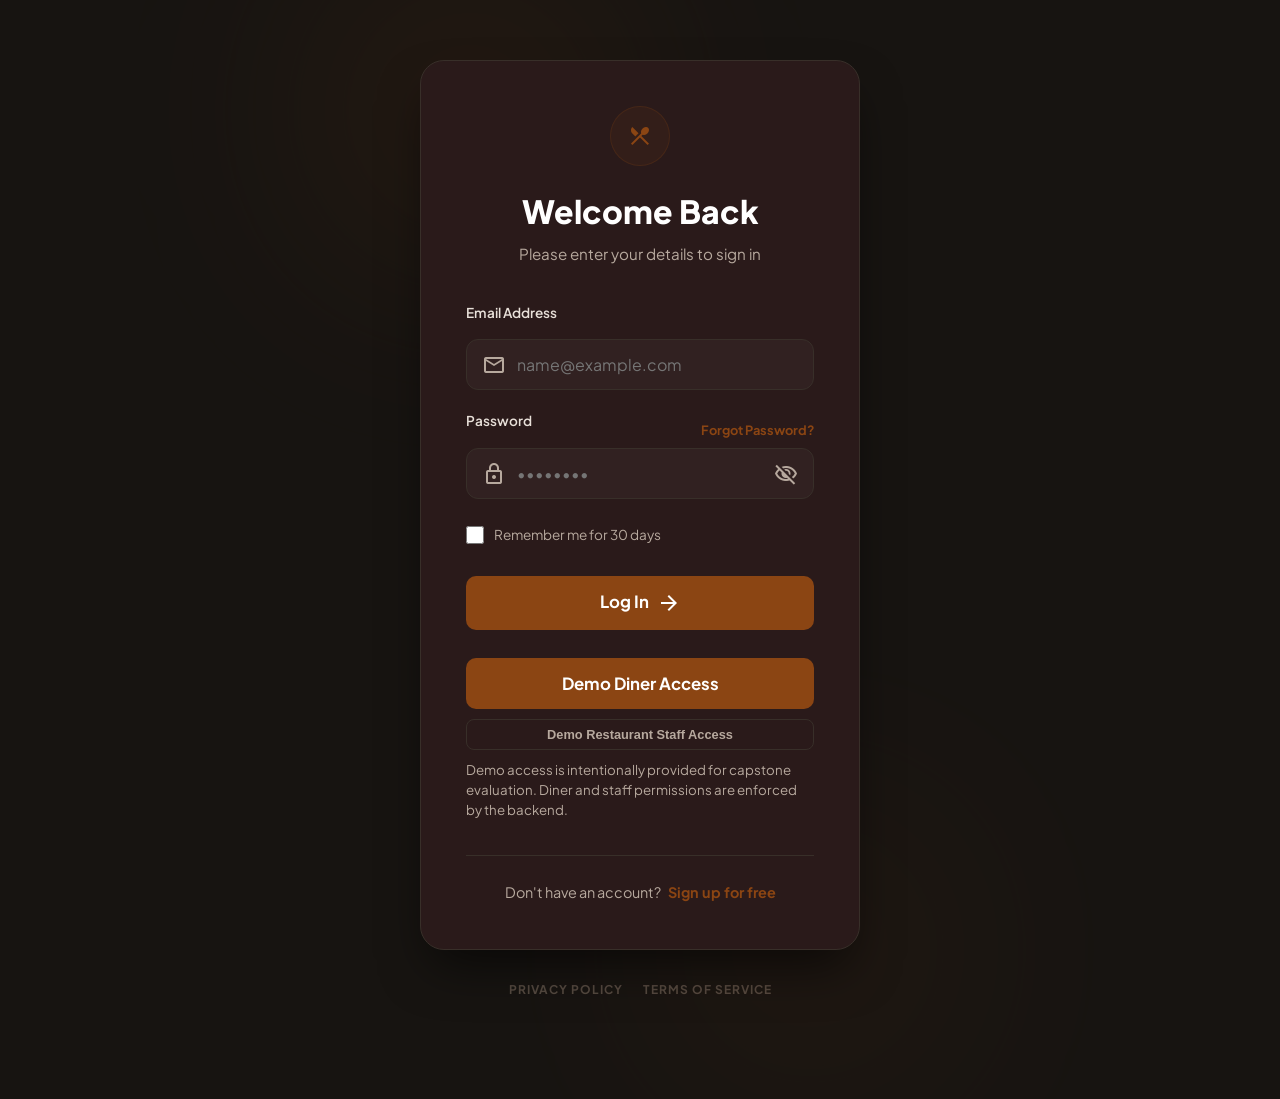
<file: app/views/login.html>
<!DOCTYPE html>
<html lang="en">
<head>
    <meta charset="utf-8"/>
    <meta name="viewport" content="width=device-width, initial-scale=1.0"/>
    <title>GlobalBites - Login</title>
    <link href="https://fonts.googleapis.com/css2?family=Plus+Jakarta+Sans:wght@400;500;700;800&display=swap" rel="stylesheet"/>
    <link href="https://fonts.googleapis.com/css2?family=Material+Symbols+Outlined:wght,FILL@100..700,0..1&display=swap" rel="stylesheet"/>
    <link rel="stylesheet" href="../static/css/style.css">
</head>
<body class="login-body">
    <div class="login-wrapper">
        <div class="glow glow-top"></div>
        <div class="glow glow-bottom"></div>

        <div class="login-card">
            <div class="login-header">
                <div class="icon-circle ghost"><span class="material-symbols-outlined">restaurant_menu</span></div>
                <h1>Welcome Back</h1>
                <p>Please enter your details to sign in</p>
            </div>

            <!-- Error/Success Message -->
            <div id="message" style="display: none; padding: 12px; border-radius: 8px; margin-bottom: 20px; font-size: 14px;"></div>

            <form class="login-form" id="login-form">
                <div class="input-group">
                    <label for="email">Email Address</label>
                    <div class="input-wrapper">
                        <span class="material-symbols-outlined icon">mail</span>
                        <input type="email" id="email" name="email" placeholder="name@example.com" required>
                    </div>
                </div>

                <div class="input-group">
                    <div class="flex-between">
                        <label for="password">Password</label>
                        <a href="#" class="forgot-link">Forgot Password?</a>
                    </div>
                    <div class="input-wrapper">
                        <span class="material-symbols-outlined icon">lock</span>
                        <input type="password" id="password" name="password" placeholder="••••••••" required>
                        <span class="material-symbols-outlined icon-right" id="toggle-password">visibility_off</span>
                    </div>
                </div>

                <div class="remember-group">
                    <input type="checkbox" id="remember" name="remember">
                    <label for="remember">Remember me for 30 days</label>
                </div>

                <button type="submit" class="btn-primary full-width" id="login-btn">
                    Log In <span class="material-symbols-outlined">arrow_forward</span>
                </button>
            </form>

            <div style="margin-top: 18px; display: grid; gap: 10px;">
                <button type="button" class="btn-primary full-width" onclick="demoLogin('DINER')">Demo Diner Access</button>
                <button type="button" class="btn-outline full-width" onclick="demoLogin('STAFF')">Demo Restaurant Staff Access</button>
                <small style="color: var(--text-muted); line-height: 1.5;">Demo access is intentionally provided for capstone evaluation. Diner and staff permissions are enforced by the backend.</small>
            </div>
            <div class="login-footer">
                <p>Don't have an account? <a href="/signup">Sign up for free</a></p>
            </div>
        </div>

        <div class="legal-links">
            <a href="#">Privacy Policy</a>
            <a href="#">Terms of Service</a>
        </div>
    </div>

    <script>
        const toggleBtn = document.getElementById('toggle-password');
        const passwordInput = document.getElementById('password');
        const loginForm = document.getElementById('login-form');
        const messageDiv = document.getElementById('message');
        const loginBtn = document.getElementById('login-btn');

        toggleBtn.addEventListener('click', function () {
            const isHidden = passwordInput.type === 'password';
            passwordInput.type = isHidden ? 'text' : 'password';
            this.textContent = isHidden ? 'visibility' : 'visibility_off';
        });

        function showMessage(message, isError = false) {
            messageDiv.textContent = message;
            messageDiv.style.display = 'block';
            messageDiv.style.backgroundColor = isError ? '#ff4444' : '#4CAF50';
            messageDiv.style.color = 'white';
        }

        async function loginWithPayload(payload) {
            loginBtn.disabled = true;
            try {
                const response = await fetch('/api/login', {
                    method: 'POST',
                    credentials: 'same-origin',
                    headers: { 'Content-Type': 'application/json' },
                    body: JSON.stringify(payload),
                });
                const data = await response.json();
                if (!response.ok) throw new Error(data.message || 'Login failed.');
                showMessage('Login successful.');
                const next = new URLSearchParams(window.location.search).get('next');
                setTimeout(() => { window.location.href = next && next.startsWith('/') ? next : '/'; }, 400);
            } catch (error) {
                showMessage(error.message, true);
            } finally {
                loginBtn.disabled = false;
            }
        }

        loginForm.addEventListener('submit', function (event) {
            event.preventDefault();
            loginWithPayload({
                email: document.getElementById('email').value,
                password: document.getElementById('password').value,
                remember: document.getElementById('remember').checked,
            });
        });

        async function demoLogin(role) {
            try {
                const response = await fetch('/api/demo-login', {
                    method: 'POST',
                    credentials: 'same-origin',
                    headers: { 'Content-Type': 'application/json' },
                    body: JSON.stringify({ role }),
                });
                const data = await response.json();
                if (!response.ok) throw new Error(data.message || 'Demo login failed.');
                const next = role === 'STAFF' ? '/reservations' : '/restaurant-listing';
                window.location.href = next;
            } catch (error) {
                showMessage(error.message, true);
            }
        }
    </script>
</body>
</html>
</file>
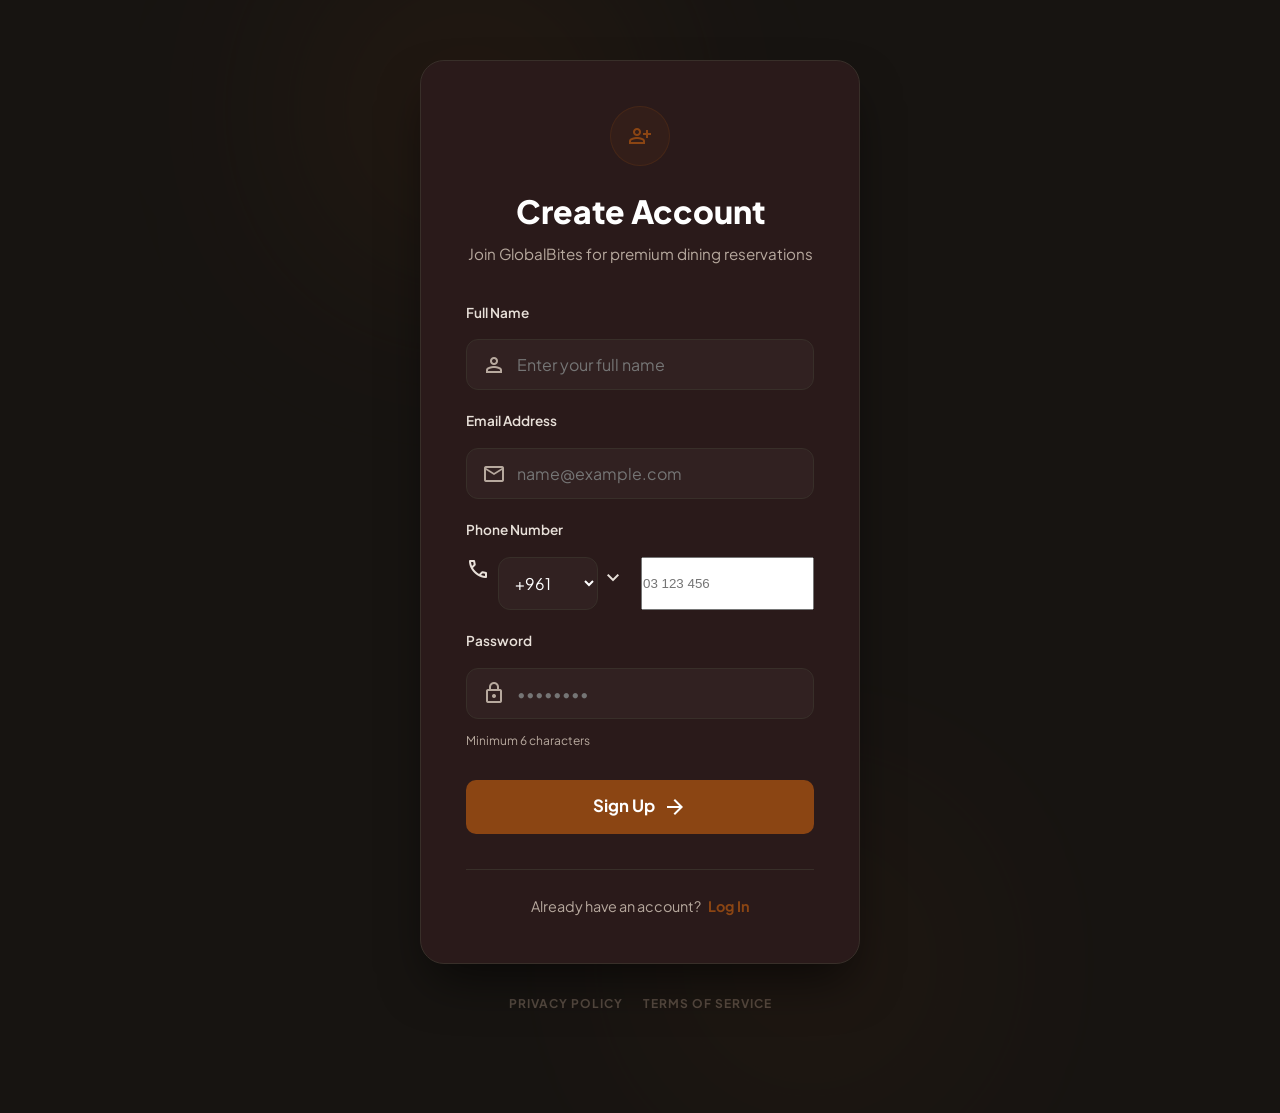
<file: app/views/signup.html>
<!DOCTYPE html>
<html lang="en">
<head>
    <meta charset="utf-8"/>
    <meta name="viewport" content="width=device-width, initial-scale=1.0"/>
    <title>GlobalBites - Sign Up</title>
    <link href="https://fonts.googleapis.com/css2?family=Plus+Jakarta+Sans:wght@400;500;700;800&display=swap" rel="stylesheet"/>
    <link href="https://fonts.googleapis.com/css2?family=Material+Symbols+Outlined:wght,FILL@100..700,0..1&display=swap" rel="stylesheet"/>
    <link rel="stylesheet" href="../static/css/style.css">
</head>
<body class="login-body">
    <div class="login-wrapper">
        <div class="glow glow-top"></div>
        <div class="glow glow-bottom"></div>

        <div class="login-card">
            <div class="login-header">
                <div class="icon-circle ghost"><span class="material-symbols-outlined">person_add</span></div>
                <h1>Create Account</h1>
                <p>Join GlobalBites for premium dining reservations</p>
            </div>

            <!-- Error/Success Message -->
            <div id="message" style="display: none; padding: 12px; border-radius: 8px; margin-bottom: 20px; font-size: 14px;"></div>

            <form class="login-form" id="signup-form">
                <div class="input-group">
                    <label for="full-name">Full Name</label>
                    <div class="input-wrapper">
                        <span class="material-symbols-outlined icon">person</span>
                        <input type="text" id="full-name" name="full_name" placeholder="Enter your full name" required>
                    </div>
                </div>

                <div class="input-group">
                    <label for="email">Email Address</label>
                    <div class="input-wrapper">
                        <span class="material-symbols-outlined icon">mail</span>
                        <input type="email" id="email" name="email" placeholder="name@example.com" required>
                    </div>
                </div>

                <div class="input-group">
                    <label for="phone">Phone Number</label>
                    <div class="phone-input-wrapper">
                        <span class="material-symbols-outlined icon">call</span>
                        <div class="country-select-container">
                            <select class="country-select" name="country_code" id="country-code" aria-label="Country code">
                                <option value="+961">+961</option>
                                <option value="+1">+1</option>
                                <option value="+44">+44</option>
                                <option value="+20">+20</option>
                                <option value="+33">+33</option>
                                <option value="+49">+49</option>
                                <option value="+91">+91</option>
                                <option value="+966">+966</option>
                                <option value="+971">+971</option>
                                <option value="+90">+90</option>
                            </select>
                            <span class="material-symbols-outlined select-icon">expand_more</span>
                        </div>
                        <div class="divider-line"></div>
                        <input type="tel" id="phone" name="phone" placeholder="03 123 456" required>
                    </div>
                </div>

                <div class="input-group">
                    <label for="password">Password</label>
                    <div class="input-wrapper">
                        <span class="material-symbols-outlined icon">lock</span>
                        <input type="password" id="password" name="password" placeholder="••••••••" required minlength="6">
                    </div>
                    <small style="color: var(--text-muted); font-size: 12px; margin-top: 4px; display: block;">Minimum 6 characters</small>
                </div>

                <button type="submit" class="btn-primary full-width" id="signup-btn">
                    Sign Up <span class="material-symbols-outlined">arrow_forward</span>
                </button>
            </form>

            <div class="login-footer">
                <p>Already have an account? <a href="/login">Log In</a></p>
            </div>
        </div>

        <div class="legal-links">
            <a href="#">Privacy Policy</a>
            <a href="#">Terms of Service</a>
        </div>
    </div>

    <script>
        const signupForm = document.getElementById('signup-form');
        const messageDiv = document.getElementById('message');
        const signupBtn = document.getElementById('signup-btn');

        function showMessage(message, isError = false) {
            messageDiv.textContent = message;
            messageDiv.style.display = 'block';
            messageDiv.style.backgroundColor = isError ? '#ff4444' : '#4CAF50';
            messageDiv.style.color = 'white';
        }

        signupForm.addEventListener('submit', async function(event) {
            event.preventDefault();
            signupBtn.disabled = true;
            const payload = {
                full_name: document.getElementById('full-name').value,
                email: document.getElementById('email').value,
                phone: document.getElementById('phone').value,
                country_code: document.getElementById('country-code').value,
                password: document.getElementById('password').value,
            };
            try {
                const response = await fetch('/api/signup', {
                    method: 'POST',
                    credentials: 'same-origin',
                    headers: { 'Content-Type': 'application/json' },
                    body: JSON.stringify(payload),
                });
                const data = await response.json();
                if (!response.ok) throw new Error(data.message || 'Account creation failed.');
                showMessage('Account created successfully.');
                setTimeout(() => { window.location.href = '/restaurant-listing'; }, 400);
            } catch (error) {
                showMessage(error.message, true);
            } finally {
                signupBtn.disabled = false;
            }
        });
    </script>
</body>
</html>
</file>
<file: app/static/css/style.css>
/* GlobalBites Complete CSS - ALL PAGES */
:root {
    --primary: #8b4513;
    --primary-hover: #a05a2c;
    --bg-dark: #171411;
    --card-bg: #2a1a1a;
    --border-color: #382f29;
    --text-light: #e8e0d9;
    --text-muted: #b7a99e;
    --font-main: 'Plus Jakarta Sans', sans-serif;
}

* { margin: 0; padding: 0; box-sizing: border-box; }
body { font-family: var(--font-main); background-color: var(--bg-dark); color: var(--text-light); line-height: 1.6; }

.container {
    max-width: 1200px;
    margin: 0 auto;
    padding: 0 20px;
    width: 100%;
}

/* NAVBAR */
.navbar {
    height: 80px;
    background: rgba(23, 20, 17, 0.98);
    border-bottom: 1px solid var(--border-color);
    display: flex;
    align-items: center;
    position: sticky;
    top: 0;
    z-index: 1000;
}

.navbar-content {
    display: flex;
    justify-content: space-between;
    align-items: center;
    width: 100%;
    max-width: 1200px;
    margin: 0 auto;
}

.nav-buttons {
    display: flex;
    align-items: center;
    gap: 16px;
}

.btn-text {
    color: var(--text-light);
    text-decoration: none;
    font-size: 14px;
    font-weight: 600;
    padding: 8px 16px;
    border-radius: 8px;
    transition: all 0.2s ease;
}

.btn-text:hover {
    color: var(--primary);
    background: rgba(139, 69, 19, 0.1);
}

.nav-grid {
    display: grid;
    grid-template-columns: 1fr 2fr 1fr;
    align-items: center;
    width: 100%;
}
.logo { display: flex; align-items: center; gap: 10px; font-weight: 800; }
.logo-icon { background: var(--primary); padding: 5px; border-radius: 6px; font-size: 1.2rem; }
.nav-links { display: flex; gap: 30px; justify-content: center; }
.nav-links a { color: var(--text-light); text-decoration: none; font-size: 0.9rem; font-weight: 500; display: flex; align-items: center; gap: 5px; transition: 0.2s; }
.nav-links a:hover { color: var(--primary); }
.nav-actions { display: flex; align-items: center; gap: 20px; justify-content: flex-end; }
.login-link { text-decoration: none; color: var(--text-light); font-weight: 600; font-size: 0.9rem; transition: 0.3s; }
.login-link:hover { color: var(--primary); }

/* REGION DROPDOWN */
.region-nav { position: relative; }
.dropdown-menu {
    display: none;
    position: absolute;
    top: calc(100% + 15px);
    left: 50%;
    transform: translateX(-50%);
    background: var(--card-bg);
    border: 1px solid var(--border-color);
    border-radius: 14px;
    padding: 8px;
    min-width: 180px;
    box-shadow: 0 20px 40px rgba(0,0,0,0.4);
    z-index: 999;
}
.dropdown-menu.open { display: block; }
.dropdown-item {
    display: flex;
    align-items: center;
    gap: 10px;
    padding: 10px 14px;
    border-radius: 8px;
    color: var(--text-muted);
    text-decoration: none;
    font-size: 0.9rem;
    font-weight: 500;
    transition: 0.2s;
    cursor: pointer;
}
.dropdown-item:hover {
    background: rgba(139, 69, 19, 0.1);
    color: var(--text-light);
}
.dropdown-item.active {
    background: rgba(139, 69, 19, 0.15);
    color: var(--primary);
    font-weight: 700;
}
.region-nav .expand-icon {
    transition: transform 0.3s;
    font-size: 1.1rem;
}
.region-nav.open .expand-icon { transform: rotate(180deg); }

/* HERO CAROUSEL */
.hero-carousel { position: relative; width: 100%; }
.carousel-hero-img {
    width: 100%;
    height: 100%;
    min-height: 460px;
    object-fit: cover;
    object-position: center;
    display: block;
    filter: brightness(0.55);
    position: absolute;
    top: 0;
    left: 0;
}
.hero-carousel .carousel-item {
    min-height: 460px;
}
.carousel-overlay {
    position: absolute;
    inset: 0;
    background: linear-gradient(
        to bottom,
        rgba(23, 20, 17, 0.15) 0%,
        rgba(23, 20, 17, 0.55) 60%,
        rgba(23, 20, 17, 0.85) 100%
    );
    pointer-events: none;
}
.hero-content-overlay {
    position: absolute;
    inset: 0;
    display: flex;
    align-items: center;
    justify-content: center;
    z-index: 10;
    pointer-events: none;
}
.hero-content-overlay .container,
.hero-content-overlay * { pointer-events: auto; }
.hero-stack { display: flex; flex-direction: column; align-items: center; width: 100%; text-align: center; }
.hero-stack h1 { font-size: 3.5rem; font-weight: 800; margin-bottom: 15px; line-height: 1.1; text-shadow: 0 2px 20px rgba(0,0,0,0.5); }
.hero-stack p { color: var(--text-muted); max-width: 600px; margin-bottom: 40px; font-size: 1.1rem; }

.search-container { width: 100%; max-width: 700px; }
.search-bar { display: flex; align-items: center; background: rgba(42,26,26,0.8); padding: 8px; border-radius: 12px; border: 1px solid #4a3b32; box-shadow: 0 20px 40px rgba(0,0,0,0.3); }
.search-bar input { flex: 1; background: transparent; border: none; color: white; padding: 0 15px; outline: none; font-size: 1rem; font-family: inherit; }
.search-icon { color: var(--text-muted); padding-left: 12px; flex-shrink: 0; }
.search-btn { margin-left: 8px; }
.filter-pills { display: flex; gap: 15px; margin-top: 30px; justify-content: center; }
.pill { background: rgba(255,255,255,0.05); padding: 8px 18px; border-radius: 20px; border: 1px solid var(--border-color); font-size: 0.85rem; display: flex; align-items: center; gap: 8px; cursor: pointer; transition: 0.3s; }
.pill:hover { border-color: var(--primary); background: rgba(139, 69, 19, 0.1); }

/* RESERVATIONS */
.reservation-list { display: flex; flex-direction: column; gap: 15px; margin-top: 25px; }
.res-card { background: var(--card-bg); border: 1px solid var(--border-color); border-radius: 15px; padding: 20px; display: flex; align-items: center; gap: 20px; transition: 0.3s; }
.res-card:hover { border-color: #52463d; transform: translateX(5px); }
.res-img-thumb { width: 100px; height: 70px; border-radius: 10px; overflow: hidden; border: 1px solid var(--border-color); flex-shrink: 0; }
.res-img-thumb img { width: 100%; height: 100%; object-fit: cover; }
.res-body { flex: 1; }
.res-body h3 { margin-bottom: 5px; font-size: 1.2rem; }
.res-meta { color: var(--text-muted); font-size: 0.85rem; display: flex; align-items: center; gap: 5px; }
.res-status { padding: 5px 12px; border-radius: 6px; font-size: 0.75rem; font-weight: 800; text-transform: uppercase; letter-spacing: 0.5px; white-space: nowrap; }
.res-status.confirmed { background: rgba(34, 197, 94, 0.1); color: #22c55e; }
.res-status.pending { background: rgba(234, 179, 8, 0.1); color: #eab308; }

/* CUISINE GRID */
.cuisine-grid { display: grid; grid-template-columns: repeat(5, 1fr); gap: 15px; margin-top: 25px; }
.cuisine-card { aspect-ratio: 1/1; border-radius: 15px; overflow: hidden; position: relative; border: 1px solid var(--border-color); cursor: pointer; }
.cuisine-card > img { width: 100%; height: 100%; object-fit: cover; transition: 0.6s ease; }
.cuisine-card:hover img { transform: scale(1.1); }
.cuisine-overlay { position: absolute; inset: 0; background: linear-gradient(to top, rgba(0,0,0,0.7) 0%, transparent 60%); display: flex; align-items: flex-end; padding: 15px; font-weight: 700; font-size: 1.1rem; }
.cuisine-label { display: flex; align-items: center; gap: 8px; }
.cuisine-flag { width: 24px; height: 18px; border-radius: 3px; object-fit: cover; box-shadow: 0 1px 4px rgba(0,0,0,0.5); flex-shrink: 0; }

/* TRENDING */
.flex-header { display: flex; justify-content: space-between; align-items: flex-end; margin-bottom: 30px; }
.view-all { color: var(--primary); text-decoration: none; font-weight: 700; font-size: 0.9rem; display: flex; align-items: center; gap: 6px; transition: 0.3s; }
.view-all:hover { color: var(--primary-hover); transform: translateX(5px); }
.region-subtitle { color: var(--primary); font-weight: 700; display: flex; align-items: center; gap: 5px; font-size: 0.95rem; margin-top: 5px; }
.trending-grid { display: grid; grid-template-columns: repeat(3, 1fr); gap: 25px; }
.trending-card { background: var(--card-bg); padding: 15px; border-radius: 20px; border: 1px solid transparent; transition: 0.3s; }
.trending-card:hover { border-color: var(--border-color); transform: translateY(-5px); }
.trending-card-link { text-decoration: none; color: inherit; display: block; }
.trending-card-link:hover { text-decoration: none; color: inherit; }
.card-img-container { aspect-ratio: 16/10; border-radius: 15px; overflow: hidden; position: relative; margin-bottom: 15px; }
.restaurant-img { width: 100%; height: 100%; object-fit: cover; }
.rating-badge { position: absolute; top: 12px; right: 12px; background: rgba(0,0,0,0.75); backdrop-filter: blur(4px); padding: 5px 10px; border-radius: 8px; font-weight: 800; font-size: 0.8rem; }

.card-text {
    padding: 10px;
}

.card-text h3 {
    font-size: 1.1rem;
    margin-bottom: 5px;
}

.card-text p {
    font-size: 0.85rem;
    color: var(--text-muted);
}

/* FOOTER */
.footer { border-top: 1px solid var(--border-color); padding: 60px 0; background-color: var(--bg-dark); margin-top: 80px; }
.footer-grid { display: grid; grid-template-columns: 1fr 1fr 1fr; align-items: center; gap: 30px; }
.footer-logo h2 { margin-bottom: 5px; }
.footer-logo p { color: var(--text-muted); font-size: 0.85rem; }
.footer-links { display: flex; gap: 20px; justify-content: center; }
.footer-links a { color: var(--text-muted); text-decoration: none; font-size: 0.9rem; transition: 0.2s; }
.footer-links a:hover { color: var(--primary); }
.footer-copy { text-align: right; font-size: 0.85rem; color: #554a42; }

/* COMMON COMPONENTS */
.btn-primary { background: var(--primary); color: white; border: none; padding: 12px 26px; border-radius: 10px; font-weight: 700; cursor: pointer; transition: 0.3s; font-family: inherit; font-size: 1rem; }
.btn-primary:hover { background: var(--primary-hover); transform: translateY(-2px); box-shadow: 0 10px 20px rgba(0,0,0,0.2); }
.btn-outline { background: transparent; border: 1px solid var(--border-color); color: var(--text-muted); padding: 7px 15px; border-radius: 8px; font-weight: 600; font-size: 0.8rem; cursor: pointer; transition: 0.3s; }
.btn-outline:hover { border-color: var(--primary); color: white; background: rgba(139, 69, 19, 0.05); }

.section-dark { padding: 60px 0; }
.section-header { margin-bottom: 30px; }
.flex-between { display: flex; justify-content: space-between; align-items: flex-end; }

/* ML Prediction Card */
.ml-prediction-card {
    display: grid;
    grid-template-columns: 1fr 1fr 1fr;
    gap: 24px;
    background: var(--card-bg);
    border: 2px solid var(--border-color);
    border-radius: 16px;
    padding: 32px;
    margin: 24px 0;
}
.ml-left h3, .ml-center, .ml-right { text-align: center; }
.weather-info { display: flex; flex-direction: column; gap: 12px; margin-top: 16px; }
.weather-info div { display: flex; gap: 12px; font-size: 18px; color: var(--text-light); }
.prediction-number {
    font-size: 64px;
    font-weight: 800;
    background: linear-gradient(135deg, var(--primary), #d97706);
    -webkit-background-clip: text;
    -webkit-text-fill-color: transparent;
}
.recommendation-box {
    padding: 24px;
    border: 2px solid var(--border-color);
    border-radius: 12px;
    min-height: 100px;
    display: flex;
    align-items: center;
    justify-content: center;
}
.recommendation-box h4 { margin: 0; font-size: 18px; color: var(--text-light); }
.ml-demo-controls {
    background: rgba(139,69,19,0.05);
    border: 1px solid var(--border-color);
    border-radius: 12px;
    padding: 20px;
}
.ml-demo-controls h4 { color: var(--text-light); margin-bottom: 16px; }
.ml-demo-controls label {
    display: inline-flex;
    align-items: center;
    gap: 8px;
    margin-right: 16px;
    color: var(--text-muted);
}

/* ========== LOGIN/SIGNUP PAGES ========== */
.login-body {
    display: flex;
    align-items: center;
    justify-content: center;
    min-height: 100vh;
    overflow-y: auto;
    padding: 40px 20px;
    background-color: var(--bg-dark);
}

.login-wrapper {
    position: relative;
    width: 100%;
    max-width: 480px;
    padding: 20px;
    z-index: 10;
}

.glow {
    position: absolute;
    width: 300px;
    height: 300px;
    background: var(--primary);
    border-radius: 50%;
    filter: blur(120px);
    opacity: 0.15;
    z-index: 0;
}

.glow-top { top: -80px; left: -80px; }
.glow-bottom { bottom: -80px; right: -80px; opacity: 0.1; }

.login-card {
    background: var(--card-bg);
    border: 1px solid var(--border-color);
    border-radius: 24px;
    padding: 45px;
    box-shadow: 0 25px 50px -12px rgba(0,0,0,0.6);
    position: relative;
    z-index: 1;
}

.login-header { 
    display: flex; 
    flex-direction: column; 
    align-items: center; 
    text-align: center; 
    margin-bottom: 35px; 
}

.login-header h1 { 
    font-size: 2rem; 
    font-weight: 800; 
    margin-bottom: 5px; 
    color: white; 
}

.login-header p { 
    color: var(--text-muted); 
    font-size: 0.95rem; 
}

.icon-circle { 
    width: 50px; 
    height: 50px; 
    background: var(--primary); 
    border-radius: 50%; 
    display: flex; 
    align-items: center; 
    justify-content: center; 
    margin-bottom: 20px; 
    box-shadow: 0 10px 20px rgba(0,0,0,0.3); 
}

.icon-circle.ghost { 
    background: rgba(139, 69, 19, 0.1); 
    border: 1px solid rgba(139, 69, 19, 0.2); 
    box-shadow: none; 
    color: var(--primary); 
    width: 60px; 
    height: 60px; 
}

.login-form { 
    display: flex; 
    flex-direction: column; 
    gap: 20px; 
}

.input-group { 
    display: flex;
    flex-direction: column;
    gap: 8px;
}

.input-group label { 
    font-size: 0.85rem; 
    font-weight: 600; 
    color: var(--text-light); 
    margin-bottom: 8px; 
    display: block; 
}

.forgot-link { 
    font-size: 0.8rem; 
    font-weight: 700; 
    color: var(--primary); 
    text-decoration: none; 
    transition: 0.2s; 
}

.forgot-link:hover { 
    color: var(--primary-hover); 
}

.input-wrapper { 
    position: relative; 
    display: flex; 
    align-items: center; 
}

.input-wrapper .icon { 
    position: absolute; 
    left: 16px; 
    color: var(--text-muted); 
    pointer-events: none; 
    transition: 0.3s; 
}

.input-wrapper .icon-right { 
    position: absolute; 
    right: 16px; 
    color: var(--text-muted); 
    cursor: pointer; 
    transition: 0.2s; 
}

.input-wrapper .icon-right:hover { 
    color: white; 
}

.input-wrapper input { 
    width: 100%; 
    padding: 14px 16px 14px 50px; 
    background: rgba(255,255,255,0.03); 
    border: 1px solid var(--border-color); 
    border-radius: 12px; 
    color: white; 
    font-family: inherit; 
    font-size: 1rem; 
    transition: 0.3s; 
    outline: none; 
}

.input-wrapper input:focus { 
    border-color: var(--primary); 
    background: rgba(255,255,255,0.05); 
    box-shadow: 0 0 0 4px rgba(139, 69, 19, 0.15); 
}

.input-wrapper:focus-within .icon { 
    color: var(--primary); 
}

.remember-group { 
    display: flex; 
    align-items: center; 
    gap: 10px; 
    margin-top: 5px; 
}

.remember-group input[type="checkbox"] { 
    width: 18px; 
    height: 18px; 
    accent-color: var(--primary); 
    cursor: pointer; 
}

.remember-group label { 
    font-size: 0.85rem; 
    color: var(--text-muted); 
    cursor: pointer; 
    user-select: none; 
}

.btn-primary.full-width { 
    width: 100%; 
    display: flex; 
    justify-content: center; 
    gap: 8px; 
    margin-top: 10px; 
    padding: 15px; 
    font-size: 1.05rem; 
}

.login-footer { 
    margin-top: 35px; 
    padding-top: 25px; 
    border-top: 1px solid var(--border-color); 
    text-align: center; 
    font-size: 0.9rem; 
    color: var(--text-muted); 
}

.login-footer a { 
    color: var(--primary); 
    font-weight: 700; 
    text-decoration: none; 
    margin-left: 5px; 
    transition: 0.2s; 
}

.login-footer a:hover { 
    text-decoration: underline; 
}

.legal-links { 
    display: flex; 
    justify-content: center; 
    gap: 20px; 
    margin-top: 30px; 
}

.legal-links a { 
    color: #554a42; 
    font-size: 0.75rem; 
    font-weight: 700; 
    text-transform: uppercase; 
    text-decoration: none; 
    letter-spacing: 1px; 
    transition: 0.2s; 
}

.legal-links a:hover { 
    color: var(--primary); 
}

/* ========== RESTAURANT LISTING PAGE ========== */
.listing-main {
    padding: 60px 0 80px;
    min-height: calc(100vh - 80px - 200px);
}

.listing-header {
    display: flex;
    justify-content: space-between;
    align-items: flex-end;
    margin-bottom: 40px;
}

.listing-title {
    font-size: 48px;
    font-weight: 800;
    color: var(--text-light);
    margin-bottom: 8px;
    letter-spacing: -1px;
}

.listing-subtitle {
    font-size: 16px;
    color: var(--text-muted);
}

.restaurants-grid {
    display: grid;
    grid-template-columns: repeat(3, 1fr);
    gap: 24px;
}

.restaurant-listing-card {
    background: var(--card-bg);
    border: 1px solid var(--border-color);
    border-radius: 20px;
    overflow: hidden;
    transition: all 0.3s ease;
    text-decoration: none;
    color: inherit;
    display: flex;
    flex-direction: column;
}

.restaurant-listing-card:hover {
    border-color: #52463d;
    transform: translateY(-4px);
    box-shadow: 0 12px 24px rgba(0, 0, 0, 0.3);
}

.restaurant-listing-img {
    position: relative;
    aspect-ratio: 16/10;
    overflow: hidden;
}

.restaurant-listing-img img {
    width: 100%;
    height: 100%;
    object-fit: cover;
    transition: transform 0.5s ease;
}

.restaurant-listing-card:hover .restaurant-listing-img img {
    transform: scale(1.05);
}

.listing-rating-badge {
    position: absolute;
    top: 12px;
    right: 12px;
    background: rgba(0, 0, 0, 0.75);
    backdrop-filter: blur(4px);
    padding: 6px 12px;
    border-radius: 8px;
    font-weight: 800;
    font-size: 14px;
    display: flex;
    align-items: center;
    gap: 4px;
    color: var(--text-light);
}

.restaurant-listing-body {
    padding: 20px;
    display: flex;
    flex-direction: column;
    gap: 12px;
    flex: 1;
}

.restaurant-listing-name {
    font-size: 20px;
    font-weight: 800;
    color: var(--text-light);
    margin: 0;
}

.restaurant-listing-meta {
    display: flex;
    align-items: center;
    gap: 8px;
    font-size: 14px;
    color: var(--text-muted);
}

.listing-cuisine {
    display: flex;
    align-items: center;
    gap: 4px;
    font-weight: 500;
}

.listing-cuisine .material-symbols-outlined {
    font-size: 16px;
}

.listing-separator {
    color: var(--border-color);
}

.listing-price {
    font-weight: 700;
    color: var(--text-light);
}

.restaurant-listing-tags {
    display: flex;
    flex-wrap: wrap;
    gap: 8px;
}

.listing-tag {
    background: rgba(139, 69, 19, 0.1);
    border: 1px solid rgba(139, 69, 19, 0.2);
    padding: 4px 10px;
    border-radius: 12px;
    font-size: 12px;
    font-weight: 600;
    color: var(--text-muted);
}

/* ========== BOOKING FORM PAGE ========== */
.booking-page {
    background: var(--bg-dark);
    padding: 60px 0;
    min-height: calc(100vh - 80px - 200px);
}

.restaurant-header {
    margin-bottom: 40px;
}

.restaurant-header h1 {
    font-size: 48px;
    font-weight: 800;
    color: var(--text-light);
    margin-bottom: 16px;
    letter-spacing: -1px;
}

.restaurant-tags {
    display: flex;
    flex-wrap: wrap;
    gap: 12px;
}

.restaurant-tags .tag {
    background: var(--card-bg);
    padding: 8px 16px;
    border-radius: 50px;
    font-size: 14px;
    color: var(--text-muted);
    display: flex;
    align-items: center;
    gap: 6px;
    border: 1px solid var(--border-color);
}

.restaurant-tags .tag .material-symbols-outlined {
    font-size: 18px;
}

/* Standalone tag class (can be used anywhere) */
.tag {
    background: var(--card-bg);
    padding: 8px 16px;
    border-radius: 50px;
    font-size: 14px;
    color: var(--text-muted);
    display: inline-flex;
    align-items: center;
    gap: 8px;
    border: 1px solid var(--border-color);
}

.tag .material-symbols-outlined {
    font-size: 18px;
}

.restaurant-tags .rating-tag {
    color: var(--primary);
}

.booking-grid {
    display: grid;
    grid-template-columns: 5fr 7fr;
    gap: 32px;
    align-items: start;
}

.booking-form-card,
.table-selection-card {
    background: var(--card-bg);
    border: 1px solid var(--border-color);
    border-radius: 24px;
    padding: 40px;
    position: relative;
    overflow: hidden;
}

.card-header {
    margin-bottom: 32px;
}

.card-header h2 {
    font-size: 24px;
    font-weight: 700;
    color: var(--text-light);
    margin-bottom: 8px;
}

.card-header p {
    font-size: 14px;
    color: var(--text-muted);
}

#booking-form {
    display: flex;
    flex-direction: column;
    gap: 24px;
}

.form-row {
    display: grid;
    grid-template-columns: 1fr 1fr;
    gap: 16px;
}

.form-group {
    display: flex;
    flex-direction: column;
    gap: 8px;
}

.form-group label {
    font-size: 14px;
    font-weight: 500;
    color: var(--text-muted);
}

.form-group input[type="text"],
.form-group input[type="email"],
.form-group input[type="tel"],
.form-group input[type="date"],
.form-group select {
    width: 100%;
    background: var(--bg-dark);
    border: 1px solid rgba(162, 140, 129, 0.15);
    border-radius: 12px;
    padding: 14px 16px;
    font-size: 15px;
    color: var(--text-light);
    font-family: 'Plus Jakarta Sans', sans-serif;
    transition: all 0.3s ease;
}

.form-group input:focus,
.form-group select:focus {
    outline: none;
    border-color: rgba(139, 69, 19, 0.5);
    box-shadow: 0 0 0 3px rgba(139, 69, 19, 0.1);
}

.input-with-icon {
    position: relative;
}

.input-with-icon .material-symbols-outlined {
    position: absolute;
    left: 16px;
    top: 50%;
    transform: translateY(-50%);
    color: var(--text-muted);
    font-size: 20px;
    pointer-events: none;
}

.input-with-icon input,
.input-with-icon select {
    padding-left: 56px !important;
}

.dropdown-icon {
    position: absolute;
    right: 16px;
    top: 50%;
    transform: translateY(-50%);
    color: var(--text-muted);
    font-size: 20px;
    pointer-events: none;
}

.form-divider {
    height: 1px;
    background: rgba(56, 52, 41, 0.5);
    margin: 8px 0;
}

.btn-submit {
    width: 100%;
    background: linear-gradient(135deg, var(--primary) 0%, #a0541a 100%);
    color: #fff;
    font-size: 16px;
    font-weight: 700;
    padding: 16px;
    border: none;
    border-radius: 12px;
    cursor: pointer;
    margin-top: 16px;
    transition: all 0.3s ease;
    box-shadow: 0 12px 32px rgba(139, 69, 19, 0.2);
}

.btn-submit:hover {
    transform: translateY(-2px);
    box-shadow: 0 16px 40px rgba(139, 69, 19, 0.3);
}

/* ========== RESERVATIONS PAGE ========== */
.reservations-main { 
    padding: 60px 0 80px; 
}

.res-page-header { 
    display: flex; 
    justify-content: space-between; 
    align-items: flex-end; 
    margin-bottom: 40px; 
    flex-wrap: wrap; 
    gap: 16px; 
}

.res-page-title { 
    font-size: 2.8rem; 
    font-weight: 800; 
    line-height: 1.1; 
    margin-bottom: 8px; 
}

.res-section { 
    margin-bottom: 50px; 
}

.res-section-title { 
    font-size: 1.5rem; 
    font-weight: 800; 
    margin-bottom: 20px; 
    color: var(--text-light); 
}

.res-full-list { 
    display: flex; 
    flex-direction: column; 
    gap: 16px; 
}

.res-full-card {
    background: var(--card-bg);
    border: 1px solid var(--border-color);
    border-radius: 16px;
    overflow: hidden;
    display: flex;
    align-items: stretch;
    transition: border-color 0.2s, transform 0.2s;
}

.res-full-card:hover { 
    border-color: #52463d; 
    transform: translateX(4px); 
}

.res-full-img {
    width: 180px;
    flex-shrink: 0;
    overflow: hidden;
}

.res-full-img img { 
    width: 100%; 
    height: 100%; 
    object-fit: cover; 
    display: block; 
}

.res-full-body {
    flex: 1;
    padding: 24px;
    display: flex;
    flex-direction: column;
    justify-content: center;
    gap: 12px;
}

.res-full-body h3 { 
    font-size: 1.3rem; 
    font-weight: 800; 
    margin: 0; 
}

.res-full-meta { 
    display: flex; 
    flex-wrap: wrap; 
    gap: 16px; 
}

.res-full-meta span {
    display: flex;
    align-items: center;
    gap: 6px;
    font-size: 0.88rem;
    color: var(--text-muted);
    font-weight: 500;
}

.res-full-meta .material-symbols-outlined { 
    font-size: 1rem; 
    color: var(--primary); 
}

.res-full-actions {
    display: flex;
    flex-direction: column;
    align-items: flex-end;
    justify-content: center;
    padding: 24px;
    gap: 16px;
    flex-shrink: 0;
}

.res-btns { 
    display: flex; 
    gap: 10px; 
}

/* MISSING SECTIONS - ADDING NOW */

/* ========== ICON SPACING FIX ========== */
.res-icon {
    padding-right: 56px !important;
}

.res-meta .material-symbols-outlined,
.res-full-meta .material-symbols-outlined {
    margin-right: 6px;
}

/* ========== PHONE INPUT WRAPPER (Signup Page) ========== */
.phone-input-wrapper {
    display: flex;
    gap: 8px;
    align-items: stretch;
}

.country-select-container {
    flex-shrink: 0;
}

.country-select {
    width: 100px;
    background: rgba(255,255,255,0.03);
    border: 1px solid var(--border-color);
    border-radius: 12px;
    color: white;
    font-family: inherit;
    font-size: 1rem;
    padding: 14px 12px;
    transition: 0.3s;
    outline: none;
    cursor: pointer;
    height: 100%;
}

.country-select:focus {
    border-color: var(--primary);
    background: rgba(255,255,255,0.05);
    box-shadow: 0 0 0 4px rgba(139, 69, 19, 0.15);
}

.phone-input {
    flex: 1;
    background: rgba(255,255,255,0.03);
    border: 1px solid var(--border-color);
    border-radius: 12px;
    color: white;
    font-family: inherit;
    font-size: 1rem;
    padding: 14px 16px;
    transition: 0.3s;
    outline: none;
}

.phone-input:focus {
    border-color: var(--primary);
    background: rgba(255,255,255,0.05);
    box-shadow: 0 0 0 4px rgba(139, 69, 19, 0.15);
}

/* ========== RESTAURANT DETAIL PAGE ========== */
.rd-header {
    background: var(--card-bg);
    border: 1px solid var(--border-color);
    border-radius: 24px;
    overflow: hidden;
    margin-bottom: 32px;
}

.rd-hero-img {
    width: 100%;
    height: 400px;
    object-fit: cover;
}

.rd-info {
    padding: 32px;
    display: flex;
    flex-direction: column;
    gap: 16px;
}

.rd-title {
    font-size: 48px;
    font-weight: 800;
    color: var(--text-light);
    letter-spacing: -1px;
    margin-bottom: 8px;
}

.rd-badges {
    display: flex;
    flex-wrap: wrap;
    gap: 12px;
}

.rd-badge {
    background: rgba(139, 69, 19, 0.1);
    border: 1px solid rgba(139, 69, 19, 0.2);
    padding: 8px 16px;
    border-radius: 50px;
    font-size: 14px;
    color: var(--text-muted);
    display: flex;
    align-items: center;
    gap: 6px;
}

.rd-badge.rating {
    color: var(--primary);
    font-weight: 700;
}

.rd-badge .material-symbols-outlined {
    font-size: 18px;
}

/* USER'S ACTUAL HTML CLASSES - rd-tags and rd-tag */
.rd-tags {
    display: flex;
    flex-wrap: wrap;
    gap: 12px;
}

.rd-tag {
    background: var(--card-bg);
    border: 1px solid var(--border-color);
    padding: 8px 16px;
    border-radius: 50px;
    font-size: 14px;
    color: var(--text-muted);
    display: inline-flex;
    align-items: center;
    gap: 8px;
}

.rd-tag .material-symbols-outlined {
    font-size: 18px;
}

.rd-star {
    color: var(--primary);
    font-variation-settings: 'FILL' 1;
}

/* Gallery Section - Right Side Layout */
.rd-gallery {
    display: grid;
    grid-template-columns: 1fr;
    gap: 16px;
    margin-bottom: 40px;
    max-width: 100%;
}

.rd-gallery-main {
    width: 100%;
    height: 400px;
    border-radius: 16px;
    overflow: hidden;
    box-shadow: 0 4px 20px rgba(0, 0, 0, 0.3);
}

.rd-gallery-main img {
    width: 100%;
    height: 100%;
    object-fit: cover;
    transition: transform 0.3s ease;
}

.rd-gallery-main img:hover {
    transform: scale(1.02);
}

.rd-gallery-thumbs {
    display: grid;
    grid-template-columns: repeat(3, 1fr);
    gap: 12px;
}

.rd-thumb {
    height: 120px;
    border-radius: 12px;
    overflow: hidden;
    cursor: pointer;
    border: 3px solid transparent;
    transition: all 0.2s ease;
    box-shadow: 0 2px 8px rgba(0, 0, 0, 0.2);
}

.rd-thumb:hover {
    border-color: var(--primary);
    transform: translateY(-2px);
    box-shadow: 0 4px 12px rgba(139, 69, 19, 0.3);
}

.rd-thumb.active {
    border-color: var(--primary);
    box-shadow: 0 0 0 3px rgba(139, 69, 19, 0.3);
}

.rd-thumb img {
    width: 100%;
    height: 100%;
    object-fit: cover;
}

/* Restaurant Body/About Section */
.rd-body {
    display: grid;
    grid-template-columns: 1fr 400px;
    gap: 40px;
    margin-bottom: 40px;
}

@media (max-width: 1024px) {
    .rd-body {
        grid-template-columns: 1fr;
    }
}

.rd-about {
    color: var(--text-muted);
}

.rd-section-title {
    font-size: 1.8rem;
    font-weight: 700;
    margin-bottom: 16px;
    color: var(--text-light);
}

.rd-about-text {
    font-size: 1rem;
    line-height: 1.8;
    color: var(--text-muted);
}

/* Restaurant Details Card */
.rd-details-card {
    background: var(--card-bg);
    border: 1px solid var(--border-color);
    border-radius: 16px;
    padding: 24px;
}

.rd-details-title {
    font-size: 1.3rem;
    font-weight: 700;
    margin-bottom: 20px;
    color: var(--text-light);
}

.rd-details-list {
    display: flex;
    flex-direction: column;
    gap: 20px;
}

.rd-detail-item {
    display: flex;
    align-items: flex-start;
    gap: 12px;
}

.rd-detail-item .material-symbols-outlined {
    color: var(--primary);
    font-size: 20px;
    margin-top: 2px;
}

.rd-detail-item > div {
    display: flex;
    flex-direction: column;
    gap: 4px;
}

.rd-detail-label {
    font-size: 0.85rem;
    color: var(--text-muted);
    font-weight: 500;
}

.rd-detail-value {
    font-size: 0.95rem;
    color: var(--text-light);
    font-weight: 600;
}

.open-indicator {
    color: #4caf50 !important;
}

/* Reserve Banner */
.rd-reserve-banner {
    background: var(--card-bg);
    border: 1px solid var(--border-color);
    border-radius: 20px;
    padding: 40px;
    display: flex;
    align-items: center;
    justify-content: space-between;
    position: relative;
    overflow: hidden;
    margin-bottom: 40px;
}

.rd-reserve-banner-glow {
    position: absolute;
    top: -50%;
    right: -10%;
    width: 300px;
    height: 300px;
    background: radial-gradient(circle, rgba(139, 69, 19, 0.3) 0%, transparent 70%);
    pointer-events: none;
}

.rd-reserve-text h2 {
    font-size: 2rem;
    font-weight: 800;
    margin-bottom: 8px;
    color: var(--text-light);
}

.rd-reserve-text p {
    color: var(--text-muted);
    font-size: 1rem;
}

.rd-reserve-btn {
    display: inline-flex;
    align-items: center;
    gap: 8px;
    padding: 14px 32px;
    font-size: 1rem;
}

.detail-section {
    background: var(--card-bg);
    border: 1px solid var(--border-color);
    border-radius: 24px;
    padding: 40px;
    margin-bottom: 24px;
}

.detail-section h2 {
    font-size: 24px;
    font-weight: 700;
    color: var(--text-light);
    margin-bottom: 16px;
}

.detail-section p {
    color: var(--text-muted);
    line-height: 1.8;
    font-size: 15px;
}

.detail-grid {
    display: grid;
    grid-template-columns: repeat(2, 1fr);
    gap: 20px;
    margin-top: 20px;
}

.detail-item {
    display: flex;
    align-items: center;
    gap: 12px;
    padding: 16px;
    background: rgba(255,255,255,0.02);
    border-radius: 12px;
    border: 1px solid rgba(56, 47, 41, 0.5);
}

.detail-item .material-symbols-outlined {
    color: var(--primary);
    font-size: 24px;
}

.detail-item-text h4 {
    font-size: 14px;
    font-weight: 600;
    color: var(--text-light);
    margin-bottom: 4px;
}

.detail-item-text p {
    font-size: 13px;
    color: var(--text-muted);
    margin: 0;
}

.booking-sidebar {
    background: var(--card-bg);
    border: 2px solid var(--border-color);
    border-radius: 24px;
    padding: 32px;
    position: sticky;
    top: 100px;
}

.booking-sidebar h3 {
    font-size: 24px;
    font-weight: 700;
    margin-bottom: 24px;
    color: var(--text-light);
}

.booking-sidebar .btn-primary {
    width: 100%;
    padding: 16px;
    font-size: 16px;
}

/* ========== TABLE SELECTION ========== */
/* Table Selection Sections */
.table-sections {
    display: flex;
    flex-direction: column;
    gap: 32px;
}

.table-section {
    margin-top: 0;
}

.table-section h3 {
    font-size: 1.2rem;
    font-weight: 700;
    color: var(--text-light);
    margin-bottom: 16px;
    display: flex;
    align-items: center;
    gap: 8px;
}

.table-section h3 .material-symbols-outlined {
    color: var(--primary);
    font-size: 22px;
}

.table-grid {
    display: grid;
    grid-template-columns: repeat(3, 1fr);
    gap: 16px;
}

/* Support both table-btn (old) and table-card (user's actual HTML) */
.table-btn,
.table-card {
    background: var(--bg-dark);
    border: 2px solid var(--border-color);
    border-radius: 16px;
    padding: 32px 24px;
    cursor: pointer;
    transition: all 0.3s ease;
    position: relative;
    display: flex;
    flex-direction: column;
    align-items: center;
    gap: 16px;
    min-height: 180px;
    justify-content: center;
}

.table-btn:hover,
.table-card:hover {
    border-color: rgba(139, 69, 19, 0.5);
    background: rgba(139, 69, 19, 0.05);
    transform: translateY(-2px);
}

.table-btn.selected,
.table-card.selected {
    border-color: var(--primary);
    background: rgba(139, 69, 19, 0.15);
}

.table-btn.selected::after,
.table-card.selected::after {
    content: '✓';
    position: absolute;
    top: 12px;
    right: 12px;
    width: 24px;
    height: 24px;
    background: var(--primary);
    border-radius: 50%;
    display: flex;
    align-items: center;
    justify-content: center;
    color: white;
    font-weight: 700;
    font-size: 14px;
}

.table-icon {
    font-size: 48px;
    color: var(--primary);
    position: relative;
    display: flex;
    align-items: center;
    justify-content: center;
    width: 100px;
    height: 100px;
    margin-bottom: 8px;
}

.table-label {
    font-size: 1.3rem;
    font-weight: 800;
    color: var(--text-light);
    z-index: 10;
    position: relative;
    margin-top: 4px;
}

.table-card.selected .table-label {
    color: var(--primary);
    font-size: 1.4rem;
}

/* Table Shape Styling */
.table-2,
.table-4,
.table-4-rect {
    position: relative;
    display: flex;
    align-items: center;
    justify-content: center;
    width: 100%;
    height: 100%;
}

.table-2::before {
    content: "";
    position: absolute;
    width: 60px;
    height: 60px;
    border: 3px solid rgba(139, 69, 19, 0.6);
    border-radius: 50%;
    z-index: 1;
    background: rgba(139, 69, 19, 0.1);
    top: 50%;
    left: 50%;
    transform: translate(-50%, -50%);
}

.table-4::before {
    content: "";
    position: absolute;
    width: 60px;
    height: 60px;
    border: 3px solid rgba(139, 69, 19, 0.6);
    border-radius: 50%;
    z-index: 1;
    background: rgba(139, 69, 19, 0.1);
    top: 50%;
    left: 50%;
    transform: translate(-50%, -50%);
}

.table-4-rect::before {
    content: "";
    position: absolute;
    width: 70px;
    height: 60px;
    border: 3px solid rgba(139, 69, 19, 0.6);
    border-radius: 8px;
    z-index: 1;
    background: rgba(139, 69, 19, 0.1);
    top: 50%;
    left: 50%;
    transform: translate(-50%, -50%);
}

.table-card.selected .table-2::before,
.table-card.selected .table-4::before,
.table-card.selected .table-4-rect::before {
    border-color: var(--primary);
    background: rgba(139, 69, 19, 0.15);
    border-width: 3px;
}

.table-name {
    font-size: 18px;
    font-weight: 700;
    color: var(--text-light);
}

.table-capacity {
    font-size: 14px;
    color: var(--text-muted);
}

.table-visual {
    width: 100%;
    height: 100px;
    position: relative;
    margin-top: 12px;
}

.table-top {
    width: 80%;
    height: 60%;
    background: rgba(139, 69, 19, 0.2);
    border: 2px solid rgba(139, 69, 19, 0.4);
    border-radius: 8px;
    position: absolute;
    top: 50%;
    left: 50%;
    transform: translate(-50%, -50%);
}

.chair {
    position: absolute;
    width: 20px;
    height: 20px;
    background: rgba(139, 69, 19, 0.6);
    border: 2px solid rgba(139, 69, 19, 0.9);
    border-radius: 50%;
    z-index: 3;
    box-shadow: 0 2px 6px rgba(0, 0, 0, 0.4);
}

.table-card:hover .chair {
    background: rgba(139, 69, 19, 0.7);
    border-color: var(--primary);
}

.table-card.selected .chair {
    background: var(--primary);
    border-color: var(--primary);
    box-shadow: 0 2px 6px rgba(139, 69, 19, 0.5);
}

/* Chair Positions for Round Tables (2-seat) */
.table-2 .chair.top {
    top: 20px;
    left: 50%;
    transform: translateX(-50%);
}

.table-2 .chair.bottom {
    bottom: 20px;
    left: 50%;
    transform: translateX(-50%);
}

/* Chair Positions for Round Tables (4-seat) */
.table-4 .chair.top {
    top: 20px;
    left: 50%;
    transform: translateX(-50%);
}

.table-4 .chair.bottom {
    bottom: 20px;
    left: 50%;
    transform: translateX(-50%);
}

.table-4 .chair.left {
    left: 20px;
    top: 50%;
    transform: translateY(-50%);
}

.table-4 .chair.right {
    right: 20px;
    top: 50%;
    transform: translateY(-50%);
}

/* Chair Positions for Rectangular Tables (4-seat) */
.table-4-rect .chair.top-left {
    top: 20px;
    left: 25px;
}

.table-4-rect .chair.top-right {
    top: 20px;
    right: 25px;
}

.table-4-rect .chair.bottom-left {
    bottom: 20px;
    left: 25px;
}

.table-4-rect .chair.bottom-right {
    bottom: 20px;
    right: 25px;
}

/* ========== REVIEWS SECTION ========== */
.reviews-section {
    background: var(--card-bg);
    border: 1px solid var(--border-color);
    border-radius: 24px;
    padding: 40px;
    margin-bottom: 24px;
}

.reviews-header {
    display: flex;
    justify-content: space-between;
    align-items: center;
    margin-bottom: 32px;
}

.reviews-header h2 {
    font-size: 24px;
    font-weight: 700;
    color: var(--text-light);
}

.reviews-stats {
    display: flex;
    align-items: center;
    gap: 12px;
}

.reviews-stats .rating-number {
    font-size: 36px;
    font-weight: 800;
    color: var(--primary);
}

.reviews-stats .rating-text {
    font-size: 14px;
    color: var(--text-muted);
}

.review-card {
    background: rgba(255,255,255,0.02);
    border: 1px solid rgba(56, 47, 41, 0.5);
    border-radius: 16px;
    padding: 24px;
    margin-bottom: 16px;
}

.review-header {
    display: flex;
    justify-content: space-between;
    align-items: flex-start;
    margin-bottom: 12px;
}

.reviewer-info {
    display: flex;
    align-items: center;
    gap: 12px;
}

.reviewer-avatar {
    width: 48px;
    height: 48px;
    border-radius: 50%;
    background: var(--primary);
    display: flex;
    align-items: center;
    justify-content: center;
    font-weight: 700;
    font-size: 18px;
    color: white;
}

.reviewer-details h4 {
    font-size: 16px;
    font-weight: 600;
    color: var(--text-light);
    margin-bottom: 4px;
}

.reviewer-details p {
    font-size: 13px;
    color: var(--text-muted);
}

.review-rating {
    display: flex;
    align-items: center;
    gap: 4px;
    color: var(--primary);
    font-weight: 700;
}

.review-text {
    color: var(--text-muted);
    line-height: 1.6;
    font-size: 14px;
}

/* ========== EMPTY STATE ========== */
.empty-state {
    text-align: center;
    padding: 80px 20px;
}

.empty-icon {
    font-size: 64px;
    color: var(--text-muted);
    margin-bottom: 20px;
    opacity: 0.5;
}

.empty-state h2 {
    font-size: 24px;
    font-weight: 700;
    color: var(--text-light);
    margin-bottom: 12px;
}

.empty-state p {
    font-size: 16px;
    color: var(--text-muted);
    margin-bottom: 32px;
}

/* ========== ADDITIONAL UTILITIES ========== */
.text-center {
    text-align: center;
}

.mt-20 {
    margin-top: 20px;
}

.mb-20 {
    margin-bottom: 20px;
}

.gap-8 {
    gap: 8px;
}

.gap-16 {
    gap: 16px;
}

/* ========== PASSWORD HINT ========== */
.password-hint {
    font-size: 0.75rem;
    color: #6b5d54;
    margin-top: 5px;
    font-weight: 500;
}

/* ========== RESPONSIVE ADJUSTMENTS ========== */
@media (max-width: 1024px) {
    .trending-grid,
    .restaurants-grid {
        grid-template-columns: repeat(2, 1fr);
    }
    
    .booking-grid {
        grid-template-columns: 1fr;
    }
    
    .table-grid {
        grid-template-columns: repeat(2, 1fr);
    }
}

@media (max-width: 768px) {
    .hero-stack h1 {
        font-size: 2.5rem;
    }
    
    .trending-grid,
    .restaurants-grid {
        grid-template-columns: 1fr;
    }
    
    .navbar-content {
        padding: 0 16px;
    }
    
    .table-grid {
        grid-template-columns: 1fr;
    }
    
    .detail-grid {
        grid-template-columns: 1fr;
    }
}

/* ========== FEATURES SECTION ========== */
.features-overlap {
    margin-top: -80px;
    position: relative;
    z-index: 20;
}

.features-grid {
    display: grid;
    grid-template-columns: repeat(3, 1fr);
    gap: 24px;
}

.feature-card {
    background: var(--card-bg);
    border: 1px solid var(--border-color);
    border-radius: 20px;
    padding: 32px;
    text-align: center;
    transition: all 0.3s ease;
}

.feature-card:hover {
    border-color: #52463d;
    transform: translateY(-4px);
}

.feature-icon {
    width: 64px;
    height: 64px;
    background: rgba(139, 69, 19, 0.1);
    border-radius: 16px;
    display: flex;
    align-items: center;
    justify-content: center;
    margin: 0 auto 20px;
}

.feature-icon .material-symbols-outlined {
    font-size: 32px;
    color: var(--primary);
}

.feature-card h3 {
    font-size: 20px;
    font-weight: 700;
    margin-bottom: 12px;
    color: var(--text-light);
}

.feature-card p {
    font-size: 14px;
    color: var(--text-muted);
    line-height: 1.6;
}

/* ========== CTA SECTION ========== */
.cta-section {
    background: linear-gradient(135deg, rgba(139, 69, 19, 0.1) 0%, rgba(139, 69, 19, 0.05) 100%);
    border: 1px solid var(--border-color);
    border-radius: 24px;
    padding: 60px 40px;
    text-align: center;
    margin: 60px 0;
}

.cta-section h2 {
    font-size: 36px;
    font-weight: 800;
    color: var(--text-light);
    margin-bottom: 16px;
}

.cta-section p {
    font-size: 18px;
    color: var(--text-muted);
    margin-bottom: 32px;
}

.cta-buttons {
    display: flex;
    gap: 16px;
    justify-content: center;
    flex-wrap: wrap;
}
/* ========== RESERVATIONS PAGE - NEW LAYOUT ========== */

.reservations-page {
    min-height: 100vh;
    padding: 80px 0 60px;
    background: var(--bg-primary);
}

.page-header {
    text-align: center;
    margin-bottom: 50px;
}

.page-header h1 {
    font-size: 3rem;
    font-weight: 800;
    margin-bottom: 12px;
    color: var(--text-light);
}

.page-subtitle {
    font-size: 1.1rem;
    color: var(--text-muted);
    font-weight: 500;
}

.reservations-container {
    max-width: 1200px;
    margin: 0 auto;
    padding: 0 20px;
}

/* Empty State */
.empty-state {
    text-align: center;
    padding: 80px 20px;
    background: var(--card-bg);
    border: 1px solid var(--border-color);
    border-radius: 20px;
    max-width: 600px;
    margin: 40px auto;
}

.empty-icon {
    width: 100px;
    height: 100px;
    margin: 0 auto 24px;
    background: rgba(139, 69, 19, 0.1);
    border-radius: 50%;
    display: flex;
    align-items: center;
    justify-content: center;
}

.empty-icon .material-symbols-outlined {
    font-size: 3rem;
    color: var(--primary);
}

.empty-state h2 {
    font-size: 1.8rem;
    font-weight: 800;
    margin-bottom: 12px;
    color: var(--text-light);
}

.empty-state p {
    font-size: 1rem;
    color: var(--text-muted);
    line-height: 1.6;
    max-width: 450px;
    margin: 0 auto;
}

/* Reservations Section */
.reservations-section {
    margin-bottom: 50px;
}

.section-title {
    font-size: 1.6rem;
    font-weight: 800;
    margin-bottom: 24px;
    color: var(--text-light);
    display: flex;
    align-items: center;
    gap: 12px;
}

.section-title .material-symbols-outlined {
    font-size: 1.8rem;
    color: var(--primary);
}

/* Reservations Grid */
.reservations-grid {
    display: grid;
    grid-template-columns: repeat(auto-fill, minmax(500px, 1fr));
    gap: 24px;
}

@media (max-width: 768px) {
    .reservations-grid {
        grid-template-columns: 1fr;
    }
}

/* Reservation Card */
.reservation-card {
    background: var(--card-bg);
    border: 1px solid var(--border-color);
    border-radius: 16px;
    padding: 24px;
    transition: all 0.3s ease;
}

.reservation-card:hover {
    border-color: var(--primary);
    transform: translateY(-4px);
    box-shadow: 0 8px 24px rgba(0, 0, 0, 0.3);
}

.reservation-card.past {
    opacity: 0.7;
}

.reservation-card.past:hover {
    opacity: 1;
}

/* Reservation Header */
.reservation-header {
    display: flex;
    justify-content: space-between;
    align-items: flex-start;
    margin-bottom: 20px;
    padding-bottom: 16px;
    border-bottom: 1px solid var(--border-color);
}

.restaurant-name {
    font-size: 1.4rem;
    font-weight: 800;
    margin: 0 0 6px 0;
    color: var(--text-light);
}

.restaurant-cuisine {
    font-size: 0.9rem;
    color: var(--text-muted);
    font-weight: 500;
}

/* Status Badge */
.reservation-status {
    padding: 6px 16px;
    border-radius: 20px;
    font-size: 0.85rem;
    font-weight: 700;
    text-transform: uppercase;
    letter-spacing: 0.5px;
}

.reservation-status.confirmed {
    background: rgba(76, 175, 80, 0.15);
    color: #4CAF50;
    border: 1px solid rgba(76, 175, 80, 0.3);
}

.reservation-status.completed {
    background: rgba(139, 69, 19, 0.15);
    color: var(--primary);
    border: 1px solid rgba(139, 69, 19, 0.3);
}

/* Reservation Details */
.reservation-details {
    display: grid;
    grid-template-columns: repeat(2, 1fr);
    gap: 16px;
    margin-bottom: 20px;
}

@media (max-width: 600px) {
    .reservation-details {
        grid-template-columns: 1fr;
    }
}

.detail-item {
    display: flex;
    align-items: flex-start;
    gap: 12px;
    padding: 12px;
    background: rgba(255, 255, 255, 0.02);
    border-radius: 10px;
    border: 1px solid rgba(255, 255, 255, 0.05);
}

.detail-item .material-symbols-outlined {
    font-size: 1.3rem;
    color: var(--primary);
    flex-shrink: 0;
    margin-top: 2px;
}

.detail-item div {
    display: flex;
    flex-direction: column;
    gap: 2px;
}

.detail-label {
    font-size: 0.75rem;
    color: var(--text-muted);
    font-weight: 600;
    text-transform: uppercase;
    letter-spacing: 0.5px;
}

.detail-value {
    font-size: 0.95rem;
    color: var(--text-light);
    font-weight: 600;
}

/* Reservation Footer */
.reservation-footer {
    display: flex;
    justify-content: space-between;
    align-items: center;
    padding-top: 16px;
    border-top: 1px solid var(--border-color);
}

.reservation-info {
    display: flex;
    align-items: center;
    gap: 8px;
    font-size: 0.9rem;
    color: var(--text-muted);
    font-weight: 500;
}

.reservation-info .material-symbols-outlined {
    font-size: 1.1rem;
    color: var(--primary);
}

/* Cancel Button */
.btn-cancel {
    padding: 10px 20px;
    background: rgba(244, 67, 54, 0.1);
    color: #f44336;
    border: 1px solid rgba(244, 67, 54, 0.3);
    border-radius: 10px;
    font-size: 0.9rem;
    font-weight: 700;
    cursor: pointer;
    display: flex;
    align-items: center;
    gap: 6px;
    transition: all 0.3s ease;
}

.btn-cancel:hover {
    background: rgba(244, 67, 54, 0.2);
    border-color: #f44336;
    transform: translateY(-2px);
}

.btn-cancel .material-symbols-outlined {
    font-size: 1.1rem;
}

/* Responsive adjustments */
@media (max-width: 768px) {
    .page-header h1 {
        font-size: 2.2rem;
    }
    
    .reservation-header {
        flex-direction: column;
        gap: 12px;
    }
    
    .reservation-status {
        align-self: flex-start;
    }
    
    .reservation-footer {
        flex-direction: column;
        gap: 12px;
        align-items: flex-start;
    }
    
    .btn-cancel {
        width: 100%;
        justify-content: center;
    }
}

/* ========== BOOKED TABLE STATE ========== */
.table-card.booked {
    background: rgba(244, 67, 54, 0.05) !important;
    border-color: rgba(244, 67, 54, 0.3) !important;
    cursor: not-allowed !important;
    position: relative;
}

.table-card.booked:hover {
    transform: none !important;
    border-color: rgba(244, 67, 54, 0.3) !important;
}

.table-card.booked .table-label {
    color: var(--text-muted) !important;
}

.table-card.booked .chair {
    background: rgba(244, 67, 54, 0.3) !important;
    border-color: rgba(244, 67, 54, 0.5) !important;
}

.booked-label {
    position: absolute;
    top: 50%;
    left: 50%;
    transform: translate(-50%, -50%);
    background: rgba(244, 67, 54, 0.9);
    color: white;
    padding: 8px 16px;
    border-radius: 8px;
    font-size: 0.85rem;
    font-weight: 700;
    display: flex;
    align-items: center;
    gap: 6px;
    z-index: 10;
    box-shadow: 0 4px 12px rgba(244, 67, 54, 0.3);
}

.booked-label .material-symbols-outlined {
    font-size: 1.1rem;
}

/* ========== AVAILABILITY STATUS PANEL ========== */
.availability-status {
    background: rgba(139, 69, 19, 0.05);
    border: 1px solid rgba(139, 69, 19, 0.2);
    border-radius: 16px;
    padding: 20px;
    margin-bottom: 24px;
}

.status-header {
    display: flex;
    align-items: center;
    gap: 10px;
    margin-bottom: 16px;
}

.status-header .material-symbols-outlined {
    color: var(--primary);
    font-size: 1.3rem;
}

.status-header h4 {
    font-size: 1.1rem;
    font-weight: 700;
    color: var(--text-light);
    margin: 0;
}

.status-content {
    display: flex;
    flex-direction: column;
    gap: 16px;
}

/* Status Summary */
.status-summary {
    display: flex;
    align-items: center;
    justify-content: center;
    gap: 20px;
    padding: 16px;
    background: var(--bg-dark);
    border-radius: 12px;
}

.status-stat {
    display: flex;
    flex-direction: column;
    align-items: center;
    gap: 4px;
}

.stat-number {
    font-size: 2rem;
    font-weight: 800;
    line-height: 1;
}

.stat-number.available-color {
    color: #4CAF50;
}

.stat-number.booked-color {
    color: #f44336;
}

.stat-label {
    font-size: 0.85rem;
    color: var(--text-muted);
    font-weight: 600;
    text-transform: uppercase;
    letter-spacing: 0.5px;
}

.status-divider {
    width: 1px;
    height: 40px;
    background: var(--border-color);
}

/* Status Lists */
.status-lists {
    display: grid;
    grid-template-columns: 1fr 1fr;
    gap: 16px;
}

.available-list,
.booked-list {
    padding: 12px;
    background: var(--bg-dark);
    border-radius: 12px;
}

.available-list h5,
.booked-list h5 {
    font-size: 0.9rem;
    font-weight: 700;
    margin: 0 0 12px 0;
    display: flex;
    align-items: center;
    gap: 6px;
}

.available-list h5 {
    color: #4CAF50;
}

.available-list h5 .material-symbols-outlined {
    font-size: 1.1rem;
    color: #4CAF50;
}

.booked-list h5 {
    color: #f44336;
}

.booked-list h5 .material-symbols-outlined {
    font-size: 1.1rem;
    color: #f44336;
}

/* Table Chips */
.table-chips {
    display: flex;
    flex-wrap: wrap;
    gap: 8px;
}

.table-chip {
    padding: 6px 12px;
    border-radius: 8px;
    font-size: 0.85rem;
    font-weight: 700;
    display: inline-block;
}

.table-chip.available {
    background: rgba(76, 175, 80, 0.15);
    color: #4CAF50;
    border: 1px solid rgba(76, 175, 80, 0.3);
}

.table-chip.booked-chip {
    background: rgba(244, 67, 54, 0.15);
    color: #f44336;
    border: 1px solid rgba(244, 67, 54, 0.3);
}

.empty-message {
    font-size: 0.85rem;
    color: var(--text-muted);
    font-style: italic;
}

/* Responsive */
@media (max-width: 768px) {
    .status-lists {
        grid-template-columns: 1fr;
    }
}
</file>
